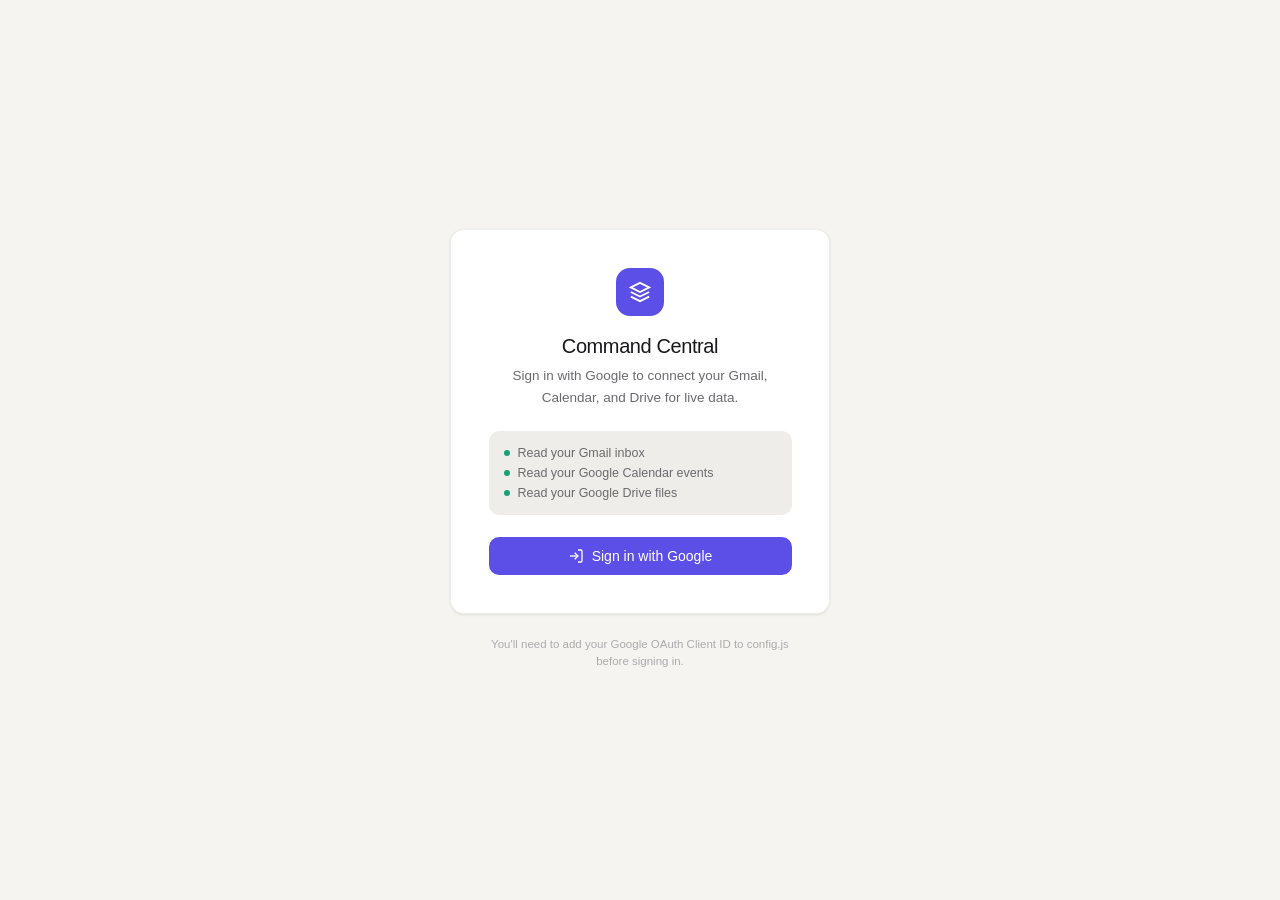
<file: index.html>
<!DOCTYPE html>

<html lang="en">
<head>
<meta charset="UTF-8">
<meta name="viewport" content="width=device-width, initial-scale=1.0">
<title>Command Central</title>
<meta http-equiv="Content-Security-Policy" content="default-src 'self'; script-src 'self' 'unsafe-inline' https://accounts.google.com/gsi/client; style-src 'self' 'unsafe-inline' https://fonts.googleapis.com; font-src https://fonts.gstatic.com; img-src 'self' data: https:; connect-src 'self' https://www.googleapis.com https://gmail.googleapis.com https://accounts.google.com https://wttr.in; object-src 'none'; base-uri 'self'; frame-ancestors 'none'; form-action 'self'; upgrade-insecure-requests">
<link rel="preconnect" href="https://fonts.googleapis.com">
<link href="https://fonts.googleapis.com/css2?family=DM+Sans:ital,opsz,wght@0,9..40,300;0,9..40,400;0,9..40,500;1,9..40,400&family=DM+Mono:wght@400;500&display=swap" rel="stylesheet">
<!-- Google Identity Services -->
<script src="https://accounts.google.com/gsi/client" async defer></script>
<style>
*,*::before,*::after{box-sizing:border-box;margin:0;padding:0}
:root{
  --bg:#f5f4f0;
  --surface:#ffffff;
  --surface2:#eeede9;
  --border:rgba(0,0,0,0.07);
  --border2:rgba(0,0,0,0.12);
  --text:#18181a;
  --text2:#6b6b6f;
  --text3:#ababaf;
  --accent:#5b4fe8;
  --accent-bg:rgba(91,79,232,0.08);
  --accent-hover:rgba(91,79,232,0.14);
  --green:#1a9e75;
  --green-bg:rgba(26,158,117,0.08);
  --amber:#c07a12;
  --amber-bg:rgba(192,122,18,0.08);
  --red:#d94040;
  --red-bg:rgba(217,64,64,0.08);
  --r:10px;--rlg:14px;
  --sidebar:224px;
  --font:'DM Sans',sans-serif;
  --mono:'DM Mono',monospace;
  --shadow:0 1px 3px rgba(0,0,0,0.06),0 1px 2px rgba(0,0,0,0.04);
}
@media(prefers-color-scheme:dark){:root{
  --bg:#111112;--surface:#1a1a1c;--surface2:#222224;
  --border:rgba(255,255,255,0.06);--border2:rgba(255,255,255,0.1);
  --text:#f0ede8;--text2:#9a9a9e;--text3:#4a4a4e;
  --accent:#7c6ff5;--accent-bg:rgba(124,111,245,0.1);--accent-hover:rgba(124,111,245,0.18);
  --shadow:0 1px 3px rgba(0,0,0,0.3);
}}
html,body{height:100%;font-family:var(--font);font-size:15px;background:var(--bg);color:var(--text);-webkit-font-smoothing:antialiased}

/* ─── Layout ─── */
.app{display:flex;height:100vh;overflow:hidden}
.sidebar{width:var(--sidebar);background:var(--surface);border-right:0.5px solid var(--border);display:flex;flex-direction:column;flex-shrink:0}
.main{flex:1;display:flex;flex-direction:column;overflow:hidden;min-width:0}

/* ─── Auth screen ─── */
.auth-screen{position:fixed;inset:0;background:var(--bg);display:flex;align-items:center;justify-content:center;z-index:200;flex-direction:column;gap:1.5rem}
.auth-card{background:var(--surface);border:0.5px solid var(--border);border-radius:var(--rlg);padding:2.5rem;width:380px;text-align:center;box-shadow:var(--shadow)}
.auth-logo{width:48px;height:48px;background:var(--accent);border-radius:14px;display:flex;align-items:center;justify-content:center;margin:0 auto 1.25rem;color:white}
.auth-title{font-size:20px;font-weight:500;margin-bottom:.5rem;letter-spacing:-.02em}
.auth-sub{font-size:13.5px;color:var(--text2);line-height:1.6;margin-bottom:1.5rem}
.auth-scopes{background:var(--surface2);border-radius:var(--r);padding:1rem;margin-bottom:1.5rem;text-align:left}
.auth-scope{display:flex;align-items:center;gap:8px;font-size:12.5px;color:var(--text2);margin-bottom:6px}
.auth-scope:last-child{margin-bottom:0}
.auth-scope-dot{width:6px;height:6px;border-radius:50%;background:var(--green);flex-shrink:0}
#sign-in-btn{width:100%;background:var(--accent);color:white;border:none;border-radius:var(--r);padding:11px;font-size:14px;font-weight:500;cursor:pointer;font-family:var(--font);display:flex;align-items:center;justify-content:center;gap:8px;transition:opacity .15s}
#sign-in-btn:hover{opacity:.9}
#sign-in-btn:disabled{opacity:.6;cursor:not-allowed}
.auth-note{font-size:11.5px;color:var(--text3);max-width:320px;text-align:center;line-height:1.5}

/* ─── Sidebar ─── */
.sb-head{padding:1.1rem 1rem 1rem;border-bottom:0.5px solid var(--border)}
.sb-logo{display:flex;align-items:center;gap:9px}
.sb-mark{width:32px;height:32px;background:var(--accent);border-radius:9px;display:flex;align-items:center;justify-content:center;color:white;flex-shrink:0}
.sb-name{font-size:13px;font-weight:500;line-height:1.3;letter-spacing:-.01em}
.sb-nav{flex:1;padding:.5rem .6rem;display:flex;flex-direction:column;gap:1px}
.nav-btn{display:flex;align-items:center;gap:9px;padding:7px 10px;border-radius:var(--r);border:none;background:none;color:var(--text2);font-family:var(--font);font-size:13.5px;cursor:pointer;width:100%;text-align:left;transition:all .12s;position:relative}
.nav-btn:hover{background:var(--surface2);color:var(--text)}
.nav-btn.active{background:var(--accent-bg);color:var(--accent);font-weight:500}
.nav-btn svg{flex-shrink:0;opacity:.8}
.nav-btn.active svg{opacity:1}
.nbadge{margin-left:auto;background:var(--accent);color:white;font-size:10px;font-weight:500;padding:1px 6px;border-radius:20px;font-family:var(--mono);min-width:18px;text-align:center}
.sb-user{padding:.75rem 1rem;border-top:0.5px solid var(--border);display:flex;align-items:center;gap:9px}
.user-av{width:30px;height:30px;border-radius:50%;background:var(--accent);color:white;display:flex;align-items:center;justify-content:center;font-size:11px;font-weight:500;flex-shrink:0;overflow:hidden}
.user-av img{width:100%;height:100%;object-fit:cover}
.user-info{flex:1;min-width:0}
.user-name{font-size:12.5px;font-weight:500;white-space:nowrap;overflow:hidden;text-overflow:ellipsis}
.user-email{font-size:11px;color:var(--text3);white-space:nowrap;overflow:hidden;text-overflow:ellipsis}
.sign-out-btn{background:none;border:none;cursor:pointer;color:var(--text3);padding:4px;border-radius:6px;display:flex}
.sign-out-btn:hover{color:var(--red);background:var(--red-bg)}

/* ─── Topbar ─── */
.topbar{display:flex;align-items:center;justify-content:space-between;padding:.9rem 1.5rem;border-bottom:0.5px solid var(--border);background:var(--surface);flex-shrink:0}
.tb-left{display:flex;align-items:baseline;gap:10px}
.page-title{font-size:17px;font-weight:500;letter-spacing:-.02em}
.page-date{font-size:12.5px;color:var(--text3);font-family:var(--mono)}
.tb-right{display:flex;align-items:center;gap:8px}
.refresh-btn{background:none;border:0.5px solid var(--border2);border-radius:var(--r);padding:6px 10px;font-size:12px;color:var(--text2);cursor:pointer;font-family:var(--font);display:flex;align-items:center;gap:5px;transition:all .12s}
.refresh-btn:hover{background:var(--surface2);color:var(--text)}
.refresh-btn.spinning svg{animation:spin .8s linear infinite}
@keyframes spin{to{transform:rotate(360deg)}}
.last-sync{font-size:11.5px;color:var(--text3);font-family:var(--mono)}

/* ─── Panels ─── */
.panel{display:none;flex:1;overflow-y:auto;padding:1.25rem 1.5rem}
.panel.active{display:block}

/* ─── Metrics ─── */
.metrics{display:grid;grid-template-columns:repeat(4,minmax(0,1fr));gap:10px;margin-bottom:1.5rem}
.metric{background:var(--surface);border:0.5px solid var(--border);border-radius:var(--rlg);padding:.9rem 1rem;display:flex;align-items:center;gap:10px;box-shadow:var(--shadow)}
.metric-icon{width:34px;height:34px;border-radius:9px;display:flex;align-items:center;justify-content:center;flex-shrink:0}
.metric-val{font-size:21px;font-weight:500;font-family:var(--mono);line-height:1}
.metric-lbl{font-size:11px;color:var(--text2);margin-top:2px}

/* ─── Sections ─── */
.sec-header{display:flex;align-items:center;justify-content:space-between;margin-bottom:.65rem}
.sec-title{font-size:10.5px;font-weight:500;color:var(--text3);letter-spacing:.05em;text-transform:uppercase}
.sec-link{font-size:12.5px;color:var(--accent);background:none;border:none;cursor:pointer;font-family:var(--font)}
.sec-link:hover{text-decoration:underline}
.action-btn{font-size:12.5px;color:var(--accent);background:var(--accent-bg);border:0.5px solid rgba(91,79,232,.2);border-radius:var(--r);padding:6px 13px;cursor:pointer;font-family:var(--font);font-weight:500;transition:all .12s}
.action-btn:hover{background:var(--accent);color:white}

/* ─── Two-col ─── */
.two-col{display:grid;grid-template-columns:minmax(0,1.35fr) minmax(0,1fr);gap:1.1rem}

/* ─── Card ─── */
.card{background:var(--surface);border:0.5px solid var(--border);border-radius:var(--rlg);overflow:hidden;box-shadow:var(--shadow)}

/* ─── Loading / empty ─── */
.loading-row,.empty-row{padding:14px 16px;font-size:13px;color:var(--text3);display:flex;align-items:center;gap:8px}
.skeleton{background:linear-gradient(90deg,var(--surface2) 25%,var(--border) 50%,var(--surface2) 75%);background-size:200% 100%;animation:shimmer 1.4s infinite;border-radius:4px;height:12px}
@keyframes shimmer{0%{background-position:200% 0}100%{background-position:-200% 0}}

/* ─── Email rows ─── */
.email-row{display:flex;align-items:flex-start;gap:9px;padding:10px 14px;border-bottom:0.5px solid var(--border);cursor:pointer;transition:background .1s}
.email-row:last-child{border-bottom:none}
.email-row:hover{background:var(--surface2)}
.unread-dot{width:6px;height:6px;border-radius:50%;background:var(--accent);margin-top:5px;flex-shrink:0}
.read-gap{width:6px;flex-shrink:0}
.email-av{width:28px;height:28px;border-radius:50%;display:flex;align-items:center;justify-content:center;font-size:10.5px;font-weight:500;flex-shrink:0;font-family:var(--mono)}
.email-body{flex:1;min-width:0}
.email-from{font-size:13px;font-weight:500}
.email-subj{font-size:12px;color:var(--text2);white-space:nowrap;overflow:hidden;text-overflow:ellipsis}
.email-time{font-size:11px;color:var(--text3);flex-shrink:0;font-family:var(--mono)}

/* ─── Calendar rows ─── */
.cal-day-header{padding:8px 14px 4px;font-size:10.5px;font-weight:500;color:var(--text3);text-transform:uppercase;letter-spacing:.04em;border-bottom:0.5px solid var(--border);background:var(--surface2)}
.cal-row{display:flex;align-items:center;gap:10px;padding:9px 14px;border-bottom:0.5px solid var(--border)}
.cal-row:last-child{border-bottom:none}
.cal-time{font-size:11px;color:var(--text2);width:50px;text-align:right;flex-shrink:0;font-family:var(--mono)}
.cal-bar{width:3px;border-radius:3px;align-self:stretch;min-height:28px;flex-shrink:0}
.cal-name{font-size:13px;font-weight:500}
.cal-detail{font-size:11.5px;color:var(--text2)}

/* ─── Task rows ─── */
.task-filters{display:flex;gap:5px;padding:10px 14px;border-bottom:0.5px solid var(--border)}
.filt{font-size:12px;padding:4px 11px;border-radius:20px;border:0.5px solid var(--border2);background:none;color:var(--text2);cursor:pointer;font-family:var(--font);transition:all .12s}
.filt.active{background:var(--accent);color:white;border-color:var(--accent)}
.filt:hover:not(.active){background:var(--surface2)}
.task-row{display:flex;align-items:center;gap:9px;padding:9px 14px;border-bottom:0.5px solid var(--border)}
.task-row:last-child{border-bottom:none}
.tcheck{width:16px;height:16px;border-radius:5px;border:1.5px solid var(--border2);cursor:pointer;flex-shrink:0;display:flex;align-items:center;justify-content:center;transition:all .15s}
.tcheck.done{background:var(--accent);border-color:var(--accent)}
.tcheck.done::after{content:'';width:8px;height:5px;border-left:1.5px solid white;border-bottom:1.5px solid white;transform:rotate(-45deg) translateY(-1px)}
.task-txt{flex:1;font-size:13px}
.task-txt.done{text-decoration:line-through;color:var(--text3)}
.tpill{font-size:10px;padding:2px 7px;border-radius:20px;font-weight:500;flex-shrink:0}
.tp-today{background:var(--accent-bg);color:var(--accent)}
.tp-week{background:var(--green-bg);color:var(--green)}
.tp-someday{background:var(--amber-bg);color:var(--amber)}
.tp-done{background:var(--surface2);color:var(--text3)}
.add-task-row{display:flex;gap:7px;padding:10px 14px}
.add-task-input{flex:1;background:none;border:none;outline:none;font-family:var(--font);font-size:13px;color:var(--text);placeholder-color:var(--text3)}
.add-task-input::placeholder{color:var(--text3)}
.add-task-btn{font-size:12px;background:var(--accent-bg);color:var(--accent);border:0.5px solid rgba(91,79,232,.2);border-radius:7px;padding:5px 12px;cursor:pointer;font-family:var(--font);font-weight:500}
.add-task-btn:hover{background:var(--accent);color:white}

/* ─── Drive rows ─── */
.drive-row{display:flex;align-items:center;gap:10px;padding:9px 14px;border-bottom:0.5px solid var(--border);cursor:pointer;transition:background .1s}
.drive-row:last-child{border-bottom:none}
.drive-row:hover{background:var(--surface2)}
.drive-icon{width:28px;height:28px;border-radius:7px;display:flex;align-items:center;justify-content:center;font-size:11px;font-weight:500;flex-shrink:0;font-family:var(--mono)}
.drive-name{font-size:13px;font-weight:500;flex:1;white-space:nowrap;overflow:hidden;text-overflow:ellipsis}
.drive-meta{font-size:11px;color:var(--text3);flex-shrink:0;font-family:var(--mono)}

/* ─── Projects ─── */
.project-strip{display:grid;grid-template-columns:repeat(auto-fill,minmax(200px,1fr));gap:10px;margin-bottom:1.5rem}
.ps-card{background:var(--surface);border:0.5px solid var(--border);border-radius:var(--rlg);padding:12px 14px 12px 16px;cursor:pointer;position:relative;overflow:hidden;transition:border-color .15s;box-shadow:var(--shadow)}
.ps-card::before{content:'';position:absolute;left:0;top:0;bottom:0;width:3px}
.ps-card:hover{border-color:var(--border2)}
.ps-top{display:flex;align-items:center;gap:8px;margin-bottom:7px}
.ps-av{width:28px;height:28px;border-radius:7px;display:flex;align-items:center;justify-content:center;font-size:10.5px;font-weight:500;color:white;flex-shrink:0;font-family:var(--mono)}
.ps-name{font-size:13px;font-weight:500;flex:1}
.status-pill{font-size:10px;padding:2px 7px;border-radius:20px;font-weight:500}
.sp-active{background:var(--accent-bg);color:var(--accent)}
.sp-progress{background:var(--green-bg);color:var(--green)}
.sp-hold{background:var(--amber-bg);color:var(--amber)}
.sp-done{background:var(--surface2);color:var(--text3)}
.ps-desc{font-size:12px;color:var(--text2);line-height:1.5;margin-bottom:8px}
.ps-links{display:flex;gap:5px;flex-wrap:wrap}
.ps-link{font-size:11px;padding:3px 8px;border-radius:6px;border:0.5px solid var(--border2);color:var(--text2);text-decoration:none;display:inline-flex;align-items:center;gap:3px;transition:all .12s}
.ps-link:hover{border-color:var(--accent);color:var(--accent)}
.ps-updated{font-size:11px;color:var(--text3);margin-top:7px;font-family:var(--mono)}
.projects-grid{display:grid;grid-template-columns:repeat(auto-fill,minmax(280px,1fr));gap:12px}
.pc{background:var(--surface);border:0.5px solid var(--border);border-radius:var(--rlg);padding:1.1rem 1.1rem 1.1rem 1.4rem;position:relative;overflow:hidden;box-shadow:var(--shadow)}
.pc::before{content:'';position:absolute;left:0;top:0;bottom:0;width:4px}
.pc-head{display:flex;align-items:flex-start;gap:10px;margin-bottom:9px}
.pc-av{width:36px;height:36px;border-radius:9px;display:flex;align-items:center;justify-content:center;font-size:12px;font-weight:500;color:white;flex-shrink:0;font-family:var(--mono)}
.pc-name{font-size:14.5px;font-weight:500;margin-bottom:3px}
.pc-desc{font-size:12.5px;color:var(--text2);line-height:1.6;margin-bottom:10px}
.pc-links{display:flex;gap:6px;flex-wrap:wrap;margin-bottom:10px}
.pc-link{font-size:12px;padding:4px 10px;border-radius:7px;border:0.5px solid var(--border2);color:var(--text2);text-decoration:none;display:inline-flex;align-items:center;gap:4px;transition:all .12s;font-family:var(--font)}
.pc-link:hover{border-color:var(--accent);color:var(--accent);background:var(--accent-bg)}
.pc-foot{display:flex;align-items:center;justify-content:space-between;border-top:0.5px solid var(--border);padding-top:9px}
.pc-updated{font-size:11px;color:var(--text3);font-family:var(--mono)}
.pc-edit{font-size:12px;color:var(--text3);background:none;border:none;cursor:pointer;font-family:var(--font)}
.pc-edit:hover{color:var(--accent)}

/* ─── Assistant ─── */
.ai-wrap{display:flex;flex-direction:column;height:calc(100vh - 130px);background:var(--surface);border:0.5px solid var(--border);border-radius:var(--rlg);overflow:hidden;box-shadow:var(--shadow)}
.ai-msgs{flex:1;overflow-y:auto;padding:1.25rem}
.ai-welcome-row{display:flex;gap:10px;margin-bottom:1.25rem}
.ai-avatar{width:34px;height:34px;background:var(--accent-bg);border-radius:50%;display:flex;align-items:center;justify-content:center;color:var(--accent);flex-shrink:0}
.ai-welcome-text{font-size:13.5px;color:var(--text2);line-height:1.65;padding-top:5px}
.ai-chips{display:flex;flex-wrap:wrap;gap:7px;margin-bottom:1.25rem}
.ai-chip{font-size:12px;color:var(--text2);background:var(--surface2);border:0.5px solid var(--border2);border-radius:var(--r);padding:6px 12px;cursor:pointer;font-family:var(--font);transition:all .12s}
.ai-chip:hover{background:var(--accent-bg);color:var(--accent);border-color:rgba(91,79,232,.25)}
.ai-msg{margin-bottom:.9rem}
.ai-msg-user .ai-bubble{background:var(--accent);color:white;display:inline-block;padding:8px 13px;border-radius:13px 13px 3px 13px;font-size:13.5px;max-width:82%;float:right;clear:both}
.ai-msg-bot .ai-bubble{background:var(--surface2);color:var(--text);display:inline-block;padding:8px 13px;border-radius:13px 13px 13px 3px;font-size:13.5px;max-width:82%;line-height:1.65;clear:both}
.ai-input-row{display:flex;gap:7px;padding:.9rem;border-top:0.5px solid var(--border);background:var(--surface)}
.ai-input{flex:1;background:var(--surface2);border:0.5px solid var(--border2);border-radius:var(--r);padding:9px 13px;font-family:var(--font);font-size:13.5px;color:var(--text);outline:none}
.ai-input:focus{border-color:var(--accent)}
.ai-input::placeholder{color:var(--text3)}
.ai-send{width:38px;height:38px;background:var(--accent);border:none;border-radius:var(--r);color:white;cursor:pointer;display:flex;align-items:center;justify-content:center;flex-shrink:0}
.ai-send:hover{opacity:.88}
.clearfix::after{content:'';display:table;clear:both}

/* ─── Modals ─── */
.modal-bg{position:fixed;inset:0;background:rgba(0,0,0,.35);display:flex;align-items:center;justify-content:center;z-index:100}
.modal{background:var(--surface);border:0.5px solid var(--border2);border-radius:var(--rlg);padding:1.4rem;width:420px;max-width:95vw;box-shadow:0 8px 32px rgba(0,0,0,.12)}
.modal-head{display:flex;justify-content:space-between;align-items:center;margin-bottom:.4rem}
.modal-head h2{font-size:16px;font-weight:500}
.modal-x{background:none;border:none;cursor:pointer;color:var(--text2);font-size:16px}
.modal-sub{font-size:13px;color:var(--text2);margin-bottom:1.1rem;line-height:1.5}
.form-group{margin-bottom:.9rem}
.form-label{display:block;font-size:12px;color:var(--text2);margin-bottom:4px;font-weight:500}
.form-input{width:100%;background:var(--surface2);border:0.5px solid var(--border2);border-radius:var(--r);padding:8px 11px;font-family:var(--font);font-size:13.5px;color:var(--text);outline:none}
.form-input:focus{border-color:var(--accent)}
.modal-btns{display:flex;gap:7px;margin-top:1.1rem}
.modal-cancel{flex:1;font-size:13px;background:none;border:0.5px solid var(--border2);border-radius:var(--r);padding:7px;cursor:pointer;font-family:var(--font);color:var(--text2)}
.modal-save{flex:2;font-size:13px;background:var(--accent);color:white;border:none;border-radius:var(--r);padding:7px;cursor:pointer;font-family:var(--font);font-weight:500}
.modal-save:hover{opacity:.9}

/* ─── Config banner ─── */
.config-banner{background:var(--amber-bg);border:0.5px solid rgba(192,122,18,.25);border-radius:var(--r);padding:10px 14px;margin-bottom:1.25rem;display:flex;align-items:center;gap:10px;font-size:12.5px;color:var(--amber)}
.config-banner a{color:var(--amber);font-weight:500}


/* --- Agent status dot --- */
.status-dot{width:8px;height:8px;border-radius:50%;flex-shrink:0;display:inline-block}
.dot-green{background:#1a9e75}
.dot-yellow{background:#c07a12}
.dot-red{background:#d94040}
/* --- Agent card --- */
.agent-card{background:var(--surface);border:0.5px solid var(--border);border-radius:var(--rlg);padding:12px 14px;box-shadow:var(--shadow)}
.agent-head{display:flex;align-items:center;gap:9px;margin-bottom:8px}
.agent-av{width:34px;height:34px;border-radius:9px;display:flex;align-items:center;justify-content:center;font-size:12px;font-weight:500;color:white;flex-shrink:0;font-family:var(--mono)}
.agent-name{font-size:13.5px;font-weight:500}
.agent-role{font-size:11px;color:var(--text3)}
.agent-body{font-size:12px;color:var(--text2);display:flex;flex-direction:column;gap:5px}
.agent-row{display:flex;gap:6px}
.agent-label{color:var(--text3);width:52px;flex-shrink:0}
.agent-val{flex:1}
.agent-blocked{color:var(--red)}
/* --- CEO task rows --- */
.ceo-row{display:flex;align-items:flex-start;gap:10px;padding:10px 14px;border-bottom:0.5px solid var(--border)}
.ceo-row:last-child{border-bottom:none}
.ceo-p{font-size:10px;font-weight:600;padding:2px 7px;border-radius:20px;flex-shrink:0;margin-top:2px;font-family:var(--mono)}
.cp-P0{background:var(--red-bg);color:var(--red)}
.cp-P1{background:var(--amber-bg);color:var(--amber)}
.cp-P2{background:var(--accent-bg);color:var(--accent)}
.cp-P3{background:var(--surface2);color:var(--text3)}
.ceo-title{font-size:13px;font-weight:500;flex:1}
.ceo-cat{font-size:11px;color:var(--text3);margin-top:2px}
.ceo-action{font-size:11.5px;color:var(--text2);margin-top:4px;line-height:1.5}

/* ─── Scrollbar ─── */
::-webkit-scrollbar{width:4px}
::-webkit-scrollbar-track{background:transparent}
::-webkit-scrollbar-thumb{background:var(--border2);border-radius:4px}

/* ─── Revenue widget ─── */
.revenue-strip{display:grid;grid-template-columns:repeat(4,minmax(0,1fr));gap:10px;margin-bottom:1.5rem}
.rev-item{background:var(--surface);border:0.5px solid var(--border);border-radius:var(--rlg);padding:.85rem 1rem;box-shadow:var(--shadow)}
.rev-label{font-size:10.5px;font-weight:500;color:var(--text3);letter-spacing:.05em;text-transform:uppercase;margin-bottom:4px}
.rev-val{font-size:19px;font-weight:500;font-family:var(--mono);line-height:1.2}

/* ─── Weather widget ─── */
.weather-card{background:var(--surface);border:0.5px solid var(--border);border-radius:var(--rlg);padding:.85rem 1rem;box-shadow:var(--shadow);display:flex;align-items:center;gap:12px;margin-bottom:1.5rem}
.weather-icon{font-size:32px;line-height:1;flex-shrink:0}
.weather-body{flex:1;min-width:0}
.weather-temp{font-size:20px;font-weight:500;font-family:var(--mono);line-height:1.1}
.weather-desc{font-size:12.5px;color:var(--text2);margin-top:2px}
.weather-loc{font-size:11px;color:var(--text3);margin-top:2px;font-family:var(--mono)}

/* ─── Quick links ─── */
.quick-links-grid{display:grid;grid-template-columns:repeat(auto-fill,minmax(140px,1fr));gap:8px;margin-bottom:1.5rem}
.qlink{display:flex;align-items:center;gap:8px;padding:10px 12px;background:var(--surface);border:0.5px solid var(--border);border-radius:var(--r);text-decoration:none;color:var(--text);font-size:13px;font-weight:500;transition:all .12s;box-shadow:var(--shadow);min-height:44px}
.qlink:hover{border-color:var(--accent);color:var(--accent);background:var(--accent-bg)}
.qlink-icon{width:26px;height:26px;background:var(--accent-bg);color:var(--accent);border-radius:7px;display:flex;align-items:center;justify-content:center;font-size:12px;font-weight:600;flex-shrink:0;font-family:var(--mono)}
.qlink-label{flex:1;white-space:nowrap;overflow:hidden;text-overflow:ellipsis}

/* ─── Trading + Services (ops) ─── */
.trading-grid{display:grid;grid-template-columns:repeat(3,minmax(0,1fr));gap:0}
.trading-cell{padding:14px 16px;border-right:0.5px solid var(--border)}
.trading-cell:last-child{border-right:none}
.trading-label{font-size:10.5px;font-weight:500;color:var(--text3);letter-spacing:.05em;text-transform:uppercase;margin-bottom:4px}
.trading-val{font-size:18px;font-weight:500;font-family:var(--mono)}
.services-row{display:flex;flex-wrap:wrap;gap:8px;padding:4px 0}
.svc-pill{display:inline-flex;align-items:center;gap:7px;padding:6px 11px;background:var(--surface);border:0.5px solid var(--border);border-radius:20px;font-size:12px;color:var(--text2);box-shadow:var(--shadow)}

/* ─── Mobile hamburger button ─── */
.menu-btn{display:none;background:none;border:0.5px solid var(--border2);border-radius:var(--r);padding:7px;cursor:pointer;color:var(--text);width:38px;height:38px;align-items:center;justify-content:center;flex-shrink:0}
.menu-btn:hover{background:var(--surface2)}
.sb-backdrop{display:none;position:fixed;inset:0;background:rgba(0,0,0,.45);z-index:90}

/* ─── Responsive ─── */
@media(max-width:1024px){
  .metrics{grid-template-columns:repeat(2,minmax(0,1fr))}
  .revenue-strip{grid-template-columns:repeat(2,minmax(0,1fr))}
  .two-col{grid-template-columns:1fr}
}
@media(max-width:768px){
  html,body{font-size:14.5px}
  .app{height:100dvh}
  .sidebar{position:fixed;top:0;bottom:0;left:0;z-index:100;transform:translateX(-100%);transition:transform .22s ease;width:260px;box-shadow:2px 0 18px rgba(0,0,0,.18)}
  .sidebar.open{transform:translateX(0)}
  .main{width:100%}
  .menu-btn{display:inline-flex}
  .panel{padding:1rem}
  .topbar{padding:.75rem 1rem;gap:10px}
  .tb-left{gap:8px;flex:1;min-width:0}
  .page-title{font-size:15.5px;white-space:nowrap;overflow:hidden;text-overflow:ellipsis}
  .page-date{display:none}
  .tb-right .last-sync{display:none}
  .refresh-btn{padding:8px 10px;min-height:38px}
  .nav-btn{padding:12px 12px;font-size:14px;min-height:44px}
  .filt{padding:8px 13px;min-height:36px}
  .task-row,.email-row,.cal-row,.drive-row,.ceo-row{padding:13px 14px}
  .tcheck{width:20px;height:20px}
  .add-task-btn,.action-btn,.sec-link{min-height:36px;padding:8px 14px}
  .projects-grid{grid-template-columns:1fr}
  .project-strip{grid-template-columns:1fr}
  .quick-links-grid{grid-template-columns:repeat(2,minmax(0,1fr))}
  .trading-grid{grid-template-columns:1fr}
  .trading-cell{border-right:none;border-bottom:0.5px solid var(--border)}
  .trading-cell:last-child{border-bottom:none}
  .auth-card{width:92vw;padding:1.75rem}
  .modal{width:94vw;padding:1.2rem}
  #ops-agent-grid{grid-template-columns:1fr !important}
}
@media(max-width:480px){
  .metrics{grid-template-columns:1fr}
  .revenue-strip{grid-template-columns:1fr}
  .metric,.rev-item{padding:.8rem .9rem}
  .metric-val{font-size:19px}
  .rev-val{font-size:17px}
  .weather-card{padding:.75rem .9rem;gap:10px}
  .weather-icon{font-size:28px}
}
</style>

</head>
<body>

<!-- AUTH SCREEN -->

<div class="auth-screen" id="auth-screen">
  <div class="auth-card">
    <div class="auth-logo">
      <svg width="22" height="22" viewBox="0 0 24 24" fill="none" stroke="currentColor" stroke-width="2"><polygon points="12 2 2 7 12 12 22 7 12 2"/><polyline points="2 17 12 22 22 17"/><polyline points="2 12 12 17 22 12"/></svg>
    </div>
    <div class="auth-title">Command Central</div>
    <div class="auth-sub">Sign in with Google to connect your Gmail, Calendar, and Drive for live data.</div>
    <div class="auth-scopes">
      <div class="auth-scope"><span class="auth-scope-dot"></span>Read your Gmail inbox</div>
      <div class="auth-scope"><span class="auth-scope-dot"></span>Read your Google Calendar events</div>
      <div class="auth-scope"><span class="auth-scope-dot"></span>Read your Google Drive files</div>
    </div>
    <button id="sign-in-btn" onclick="startSignIn()">
      <svg width="16" height="16" viewBox="0 0 24 24" fill="none" stroke="currentColor" stroke-width="2"><path d="M15 3h4a2 2 0 0 1 2 2v14a2 2 0 0 1-2 2h-4"/><polyline points="10 17 15 12 10 7"/><line x1="15" y1="12" x2="3" y2="12"/></svg>
      Sign in with Google
    </button>
  </div>
  <div class="auth-note" id="auth-note">You'll need to add your Google OAuth Client ID to config.js before signing in.</div>
</div>

<!-- MAIN APP -->

<div class="app" id="app" style="display:none">
  <aside class="sidebar">
    <div class="sb-head">
      <div class="sb-logo">
        <div class="sb-mark">
          <svg width="17" height="17" viewBox="0 0 24 24" fill="none" stroke="currentColor" stroke-width="2.2"><polygon points="12 2 2 7 12 12 22 7 12 2"/><polyline points="2 17 12 22 22 17"/><polyline points="2 12 12 17 22 12"/></svg>
        </div>
        <div class="sb-name">Command<br>Central</div>
      </div>
    </div>
    <nav class="sb-nav">
      <button class="nav-btn active" data-panel="overview">
        <svg width="15" height="15" viewBox="0 0 24 24" fill="none" stroke="currentColor" stroke-width="2"><rect x="3" y="3" width="7" height="7"/><rect x="14" y="3" width="7" height="7"/><rect x="3" y="14" width="7" height="7"/><rect x="14" y="14" width="7" height="7"/></svg>
        Overview
      </button>
      <button class="nav-btn" data-panel="projects">
        <svg width="15" height="15" viewBox="0 0 24 24" fill="none" stroke="currentColor" stroke-width="2"><path d="M3 3h7v7H3zM14 3h7v7h-7zM14 14h7v7h-7zM3 14h7v7H3z"/></svg>
        Projects
        <span class="nbadge" id="badge-projects">0</span>
      </button>
      <button class="nav-btn" data-panel="ops">
        <svg width="15" height="15" viewBox="0 0 24 24" fill="none" stroke="currentColor" stroke-width="2">
          <circle cx="12" cy="12" r="3"/>
          <path d="M19.07 4.93a10 10 0 0 1 0 14.14"/>
          <path d="M4.93 4.93a10 10 0 0 0 0 14.14"/>
        </svg>
        Agent Ops
        <span class="nbadge" id="badge-ops">—</span>
      </button>
      <button class="nav-btn" data-panel="inbox">
        <svg width="15" height="15" viewBox="0 0 24 24" fill="none" stroke="currentColor" stroke-width="2"><path d="M4 4h16c1.1 0 2 .9 2 2v12c0 1.1-.9 2-2 2H4c-1.1 0-2-.9-2-2V6c0-1.1.9-2 2-2z"/><polyline points="22,6 12,13 2,6"/></svg>
        Inbox
        <span class="nbadge" id="badge-inbox">—</span>
      </button>
      <button class="nav-btn" data-panel="calendar">
        <svg width="15" height="15" viewBox="0 0 24 24" fill="none" stroke="currentColor" stroke-width="2"><rect x="3" y="4" width="18" height="18" rx="2"/><line x1="16" y1="2" x2="16" y2="6"/><line x1="8" y1="2" x2="8" y2="6"/><line x1="3" y1="10" x2="21" y2="10"/></svg>
        Calendar
      </button>
      <button class="nav-btn" data-panel="tasks">
        <svg width="15" height="15" viewBox="0 0 24 24" fill="none" stroke="currentColor" stroke-width="2"><polyline points="9 11 12 14 22 4"/><path d="M21 12v7a2 2 0 0 1-2 2H5a2 2 0 0 1-2-2V5a2 2 0 0 1 2-2h11"/></svg>
        Tasks
        <span class="nbadge" id="badge-tasks">0</span>
      </button>
      <button class="nav-btn" data-panel="drive">
        <svg width="15" height="15" viewBox="0 0 24 24" fill="none" stroke="currentColor" stroke-width="2"><path d="M22 19a2 2 0 0 1-2 2H4a2 2 0 0 1-2-2V5a2 2 0 0 1 2-2h5l2 3h9a2 2 0 0 1 2 2z"/></svg>
        Drive
      </button>
      <button class="nav-btn" data-panel="assistant">
        <svg width="15" height="15" viewBox="0 0 24 24" fill="none" stroke="currentColor" stroke-width="2"><path d="M12 2a10 10 0 1 0 10 10H12V2z"/><circle cx="12" cy="12" r="3"/></svg>
        AI Assistant
      </button>
    </nav>
    <div class="sb-user">
      <div class="user-av" id="user-avatar">?</div>
      <div class="user-info">
        <div class="user-name" id="user-name">Loading…</div>
        <div class="user-email" id="user-email"></div>
      </div>
      <button class="sign-out-btn" onclick="signOut()" title="Sign out">
        <svg width="14" height="14" viewBox="0 0 24 24" fill="none" stroke="currentColor" stroke-width="2"><path d="M9 21H5a2 2 0 0 1-2-2V5a2 2 0 0 1 2-2h4"/><polyline points="16 17 21 12 16 7"/><line x1="21" y1="12" x2="9" y2="12"/></svg>
      </button>
    </div>
  </aside>

  <main class="main">
    <div class="topbar">
      <button class="menu-btn" aria-label="Menu" onclick="toggleSidebar()">
        <svg width="18" height="18" viewBox="0 0 24 24" fill="none" stroke="currentColor" stroke-width="2"><line x1="3" y1="6" x2="21" y2="6"/><line x1="3" y1="12" x2="21" y2="12"/><line x1="3" y1="18" x2="21" y2="18"/></svg>
      </button>
      <div class="tb-left">
        <div class="page-title" id="page-title">Good morning, Austin</div>
        <div class="page-date" id="page-date"></div>
      </div>
      <div class="tb-right">
        <span class="last-sync" id="last-sync"></span>
        <button class="refresh-btn" id="refresh-btn" onclick="refreshAll()">
          <svg width="13" height="13" viewBox="0 0 24 24" fill="none" stroke="currentColor" stroke-width="2"><polyline points="23 4 23 10 17 10"/><path d="M20.49 15a9 9 0 1 1-2.12-9.36L23 10"/></svg>
          Refresh
        </button>
      </div>
    </div>

<!-- OVERVIEW -->
<section class="panel active" id="panel-overview">
  <div id="config-warning" style="display:none" class="config-banner">
    <svg width="14" height="14" viewBox="0 0 24 24" fill="none" stroke="currentColor" stroke-width="2"><circle cx="12" cy="12" r="10"/><line x1="12" y1="8" x2="12" y2="12"/><line x1="12" y1="16" x2="12.01" y2="16"/></svg>
    Add your Google Client ID to <code>config.js</code> to enable live data. <a href="#" onclick="document.getElementById('panel-overview').querySelector('.config-banner a').blur()">See setup guide →</a>
  </div>
  <div class="sec-header"><span class="sec-title">PawZen Revenue</span></div>
  <div class="revenue-strip" id="revenue-widget">
    <div class="empty-row" style="grid-column:1/-1;padding:16px">Loading revenue…</div>
  </div>

  <div class="sec-header"><span class="sec-title">Weather</span></div>
  <div class="weather-card" id="weather-widget">
    <div class="weather-body"><div class="weather-desc">Loading weather…</div></div>
  </div>

  <div class="sec-header"><span class="sec-title">Quick Links</span></div>
  <div class="quick-links-grid" id="quick-links"></div>

  <div class="sec-header"><span class="sec-title">Overview</span></div>
  <div class="metrics">
    <div class="metric">
      <div class="metric-icon" style="background:var(--accent-bg);color:var(--accent)"><svg width="15" height="15" viewBox="0 0 24 24" fill="none" stroke="currentColor" stroke-width="2"><path d="M3 3h7v7H3zM14 3h7v7h-7zM14 14h7v7h-7zM3 14h7v7H3z"/></svg></div>
      <div><div class="metric-val" id="m-projects">0</div><div class="metric-lbl">Active projects</div></div>
    </div>
    <div class="metric">
      <div class="metric-icon" style="background:var(--accent-bg);color:var(--accent)"><svg width="15" height="15" viewBox="0 0 24 24" fill="none" stroke="currentColor" stroke-width="2"><path d="M4 4h16c1.1 0 2 .9 2 2v12c0 1.1-.9 2-2 2H4c-1.1 0-2-.9-2-2V6c0-1.1.9-2 2-2z"/><polyline points="22,6 12,13 2,6"/></svg></div>
      <div><div class="metric-val" id="m-email">—</div><div class="metric-lbl">Unread emails</div></div>
    </div>
    <div class="metric">
      <div class="metric-icon" style="background:var(--green-bg);color:var(--green)"><svg width="15" height="15" viewBox="0 0 24 24" fill="none" stroke="currentColor" stroke-width="2"><rect x="3" y="4" width="18" height="18" rx="2"/><line x1="16" y1="2" x2="16" y2="6"/><line x1="8" y1="2" x2="8" y2="6"/><line x1="3" y1="10" x2="21" y2="10"/></svg></div>
      <div><div class="metric-val" id="m-events">—</div><div class="metric-lbl">Events today</div></div>
    </div>
    <div class="metric">
      <div class="metric-icon" style="background:var(--amber-bg);color:var(--amber)"><svg width="15" height="15" viewBox="0 0 24 24" fill="none" stroke="currentColor" stroke-width="2"><polyline points="9 11 12 14 22 4"/><path d="M21 12v7a2 2 0 0 1-2 2H5a2 2 0 0 1-2-2V5a2 2 0 0 1 2-2h11"/></svg></div>
      <div><div class="metric-val" id="m-tasks">0</div><div class="metric-lbl">Open tasks</div></div>
    </div>
  </div>
  <div class="sec-header"><span class="sec-title">Projects</span><button class="sec-link" onclick="gotoPanel('projects')">View all</button></div>
  <div class="project-strip" id="ov-projects"></div>
  <div class="two-col">
    <div>
      <div class="sec-header"><span class="sec-title">Inbox</span><button class="sec-link" onclick="gotoPanel('inbox')">View all</button></div>
      <div class="card" id="ov-inbox"></div>
    </div>
    <div>
      <div class="sec-header"><span class="sec-title">Today's schedule</span><button class="sec-link" onclick="gotoPanel('calendar')">View all</button></div>
      <div class="card" id="ov-cal"></div>
      <div class="sec-header" style="margin-top:1.1rem"><span class="sec-title">Tasks due today</span><button class="sec-link" onclick="gotoPanel('tasks')">View all</button></div>
      <div class="card" id="ov-tasks-card"></div>
    </div>
  </div>
</section>

<!-- PROJECTS -->
<section class="panel" id="panel-projects">
  <div class="sec-header"><span class="sec-title">All projects</span><button class="action-btn" onclick="openAddProject()">+ New project</button></div>
  <div class="projects-grid" id="full-projects"></div>
</section>

<!-- INBOX -->
<section class="panel" id="panel-inbox">
  <div class="sec-header"><span class="sec-title">Inbox</span><button class="action-btn" onclick="aiPrompt('Draft a new email for me')">Compose</button></div>
  <div class="card" id="full-inbox"></div>
</section>

<!-- CALENDAR -->
<section class="panel" id="panel-calendar">
  <div class="sec-header"><span class="sec-title">This week</span><button class="action-btn" onclick="aiPrompt('Help me add a new calendar event')">Add event</button></div>
  <div class="card" id="full-cal"></div>
</section>

<!-- TASKS -->
<section class="panel" id="panel-tasks">
  <div class="sec-header"><span class="sec-title">Tasks</span></div>
  <div class="card">
    <div class="task-filters">
      <button class="filt active" data-f="all">All</button>
      <button class="filt" data-f="today">Today</button>
      <button class="filt" data-f="week">This week</button>
      <button class="filt" data-f="done">Done</button>
    </div>
    <div id="full-tasks"></div>
    <div class="add-task-row">
      <input class="add-task-input" id="new-task-input" placeholder="Add a task… (press Enter)" onkeydown="if(event.key==='Enter')addTask()">
      <button class="add-task-btn" onclick="addTask()">Add</button>
    </div>
  </div>
</section>

<!-- DRIVE -->
<section class="panel" id="panel-drive">
  <div class="sec-header"><span class="sec-title">Recent files</span></div>
  <div class="card" id="full-drive"></div>
</section>

<!-- ASSISTANT -->
<section class="panel" id="panel-assistant">
  <div class="sec-header"><span class="sec-title">AI Assistant</span></div>
  <div class="ai-wrap">
    <div class="ai-msgs" id="ai-msgs">
      <div class="ai-welcome-row">
        <div class="ai-avatar"><svg width="16" height="16" viewBox="0 0 24 24" fill="none" stroke="currentColor" stroke-width="1.8"><path d="M12 2a10 10 0 1 0 10 10H12V2z"/><circle cx="12" cy="12" r="3"/></svg></div>
        <div class="ai-welcome-text">I'm your Command Central assistant. Your inbox, calendar, tasks, and projects are all loaded — ask me anything.</div>
      </div>
      <div class="ai-chips">
        <button class="ai-chip" onclick="sendAI('Summarize my unread emails and flag anything urgent')">Summarize emails</button>
        <button class="ai-chip" onclick="sendAI('What should I focus on today?')">Plan my day</button>
        <button class="ai-chip" onclick="sendAI('Give me a status update on all my projects')">Project status</button>
        <button class="ai-chip" onclick="sendAI('What events do I have coming up this week?')">This week</button>
        <button class="ai-chip" onclick="sendAI('Help me break a project into smaller tasks')">Break down a project</button>
        <button class="ai-chip" onclick="sendAI('Draft a short professional email')">Draft an email</button>
      </div>
    </div>
    <div class="ai-input-row">
      <input class="ai-input" id="ai-input" placeholder="Ask anything about your emails, tasks, calendar or projects…" onkeydown="if(event.key==='Enter')sendAIInput()">
      <button class="ai-send" onclick="sendAIInput()"><svg width="14" height="14" viewBox="0 0 24 24" fill="none" stroke="currentColor" stroke-width="2.2"><line x1="22" y1="2" x2="11" y2="13"/><polygon points="22 2 15 22 11 13 2 9 22 2"/></svg></button>
    </div>
  </div>
</section>


<!-- AGENT OPS -->
<section class="panel" id="panel-ops">
  <div class="sec-header">
    <span class="sec-title">Agent Operations Board</span>
    <span class="last-sync" id="ops-sync-time" style="font-size:11.5px;color:var(--text3);font-family:var(--mono)"></span>
  </div>

  <div class="sec-header" style="margin-bottom:.5rem">
    <span class="sec-title">Services</span>
  </div>
  <div class="services-row" id="ops-services" style="margin-bottom:1.25rem"></div>

  <div class="sec-header" style="margin-bottom:.5rem">
    <span class="sec-title">Trading</span>
  </div>
  <div class="card" id="ops-trading" style="margin-bottom:1.5rem"></div>

  <div class="sec-header" style="margin-bottom:.5rem">
    <span class="sec-title">Agent Status</span>
  </div>
  <div id="ops-agent-grid" style="display:grid;grid-template-columns:repeat(auto-fill,minmax(260px,1fr));gap:10px;margin-bottom:1.5rem"></div>
</section>
  </main>
</div>

<!-- Mobile sidebar backdrop -->
<div class="sb-backdrop" id="sb-backdrop" onclick="closeSidebar()"></div>

<!-- ADD PROJECT MODAL -->

<div class="modal-bg" id="proj-modal" style="display:none" onclick="if(event.target===this)closeAddProject()">
  <div class="modal">
    <div class="modal-head"><h2>Add project</h2><button class="modal-x" onclick="closeAddProject()">✕</button></div>
    <p class="modal-sub">Projects live in localStorage — they'll be here every time you open Command Central.</p>
    <div class="form-group"><label class="form-label">Name</label><input class="form-input" id="pf-name" placeholder="e.g. Open Claw, My Portfolio…"></div>
    <div class="form-group"><label class="form-label">Description</label><input class="form-input" id="pf-desc" placeholder="What is this project?"></div>
    <div class="form-group"><label class="form-label">Status</label><select class="form-input" id="pf-status"><option value="active">Active</option><option value="in-progress">In progress</option><option value="on-hold">On hold</option><option value="done">Done</option></select></div>
    <div class="form-group"><label class="form-label">Link URL</label><input class="form-input" id="pf-url" placeholder="https://…"></div>
    <div class="form-group"><label class="form-label">Link label</label><input class="form-input" id="pf-label" placeholder="e.g. Live app, GitHub, Claude chat…"></div>
    <div class="modal-btns"><button class="modal-cancel" onclick="closeAddProject()">Cancel</button><button class="modal-save" onclick="saveProject()">Save project</button></div>
  </div>
</div>

<script src="config.js"></script>

<script src="app.js"></script>

</body>
</html>
</file>
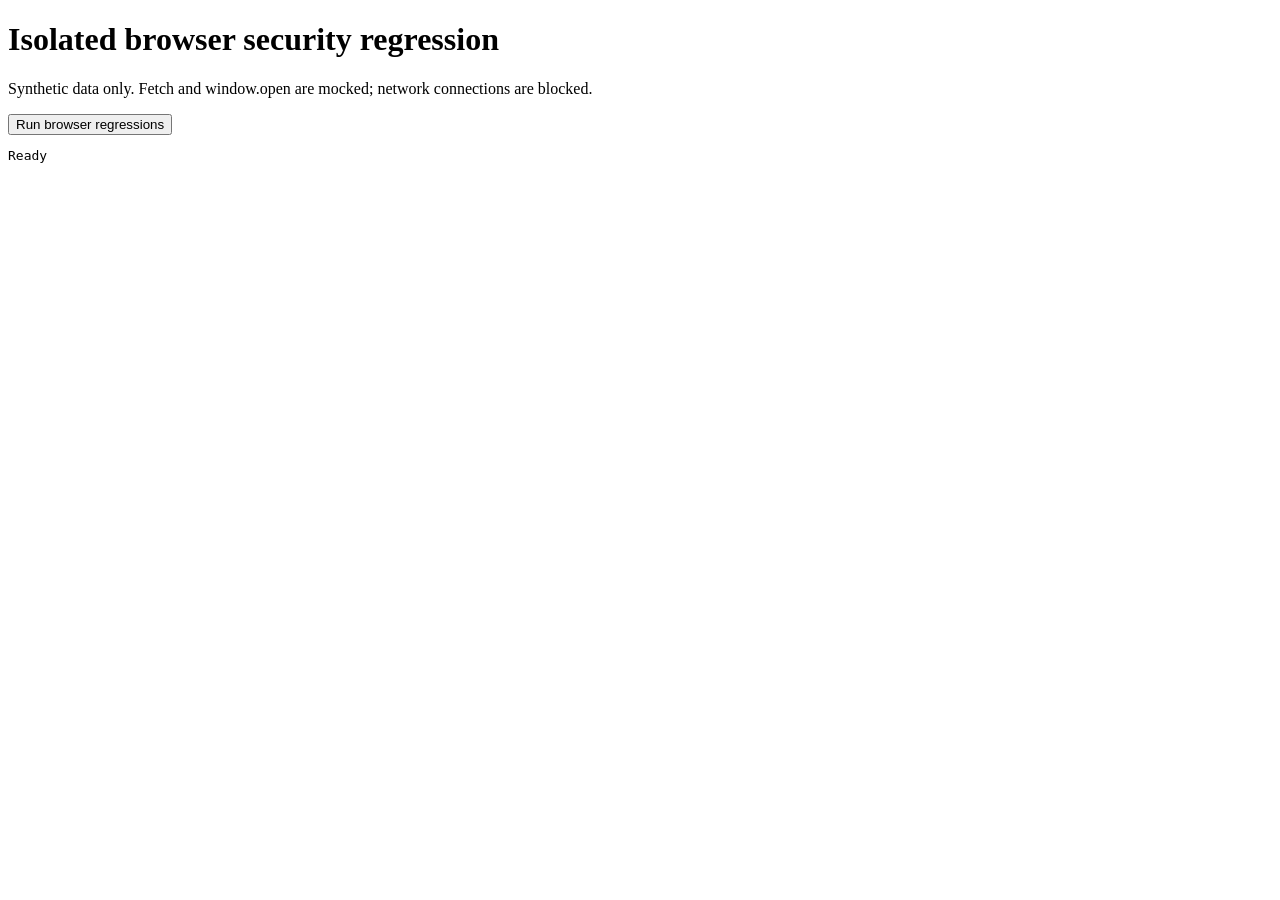
<file: test/browser-security.html>
<!doctype html>
<meta charset="utf-8">
<meta http-equiv="Content-Security-Policy" content="default-src 'none'; script-src 'self' 'unsafe-inline'; connect-src 'none'; img-src 'none'; style-src 'unsafe-inline'">
<title>Command Central isolated browser regression</title>
<h1>Isolated browser security regression</h1>
<p>Synthetic data only. Fetch and window.open are mocked; network connections are blocked.</p>
<button id="run">Run browser regressions</button>
<pre id="results">Ready</pre>
<div id="rows"></div><div id="ops-trading"></div><div id="weather-widget"></div>
<!-- Serve the repository on an isolated loopback origin, then open this file. -->
<script>
/* Serve this page and ../app.js on an isolated loopback origin. No real APIs. */
const CONFIG = { WEATHER_LOCATION: 'Synthetic location' };
const alerts = [], opened = [], errors = [];
window.alert = value => alerts.push(value);
window.open = (...args) => opened.push(args);
window.addEventListener('error', event => errors.push(event.message));
Object.defineProperty(window, 'localStorage', { value: {
  getItem: key => key === 'cc_tasks' || key === 'cc_projects' ? '[{}]' : null,
  setItem() {}, removeItem() {},
} });
let weatherValue;
window.fetch = async () => ({ ok: true, json: async () => ({
  current_condition: [{ temp_F: weatherValue, weatherDesc: [{ value: 'Clear' }] }],
}) });
let loaded = false, runs = 0;
const output = document.getElementById('results');
const rows = document.getElementById('rows');
document.getElementById('run').onclick = async () => {
  try {
    if (!loaded) {
      // Loading after DOMContentLoaded prevents production startup callbacks.
      await new Promise((resolve, reject) => {
        const script = document.createElement('script');
        script.src = '../app.js'; script.onload = resolve; script.onerror = reject;
        document.body.appendChild(script);
      });
      loaded = true;
    }
    let checks = 0;
    const check = (condition, label) => { if (!condition) throw new Error(label); checks++; };
    alerts.length = opened.length = errors.length = 0;
    const definitions = [
      ['email', value => renderEmailRow({ id: value, from: 'Synthetic email' }), value => 'https://mail.google.com/mail/u/0/#inbox/' + encodeURIComponent(value).replace(/'/g, '%27')],
      ['calendar', value => renderCalRow({ htmlLink: value, name: 'Synthetic calendar' }), value => sanitizeUrl(value)],
      ['Drive', value => renderDriveRow({ url: value, name: 'Synthetic Drive' }), value => sanitizeUrl(value)],
    ];
    for (let round = 0; round < 3; round++) {
      for (const [name, render, expected] of definitions) {
        for (const value of [
          "https://example.invalid/O'Brien",
          "https://example.invalid/'-alert(1)-'",
          "https://example.invalid/')-alert(1)-('",
          'https://example.invalid/?q="<&>#雪%20&entity=&#39;',
          'javascript:alert(1)', 'data:text/html,<svg onload=alert(1)>',
        ]) {
          rows.innerHTML = render(value);
          const before = opened.length;
          rows.firstElementChild.click();
          rows.firstElementChild.click();
          const url = expected(value);
          check(opened.length === before + (url === '#' ? 0 : 2), `${name}: repeated click count`);
          if (url !== '#') check(opened.slice(before).every(args => JSON.stringify(args) === JSON.stringify([url, '_blank', 'noopener'])), `${name}: destination and opener protection`);
          check(alerts.length === 0 && errors.length === 0, `${name}: inert handler input`);
        }
      }
      for (const value of ['<img src=x onerror=alert(1)>&"\'', '<svg onload=alert(1)>', '72', '-5', 0, undefined]) {
        liveOps = { trading: { active_bots: value, open_positions: value } };
        renderTradingCard();
        const trading = document.getElementById('ops-trading');
        check(!trading.querySelector('img,svg,script'), 'trading: no injected elements');
        check([...trading.querySelectorAll('.trading-val')].filter(el => el.textContent === String(value || 0)).length === 2, 'trading: exact text');
        weatherValue = value;
        await fetchWeather();
        const weather = document.getElementById('weather-widget');
        check(!weather.querySelector('img,svg,script'), 'weather: no injected elements');
        check(weather.querySelector('.weather-temp').textContent === String(value || '—') + '°F', 'weather: exact text');
      }
    }
    check(alerts.length === 0 && errors.length === 0, 'no execution or browser script errors');
    runs++;
    output.textContent = `PASS: ${checks} assertions; 3 render rounds; 108 synthetic row clicks; 18 trading + 18 weather renders; 0 alerts; 0 script errors. Completed runs: ${runs}.`;
  } catch (error) { output.textContent = 'FAIL: ' + (error.stack || error); }
};

</script>
</file>
